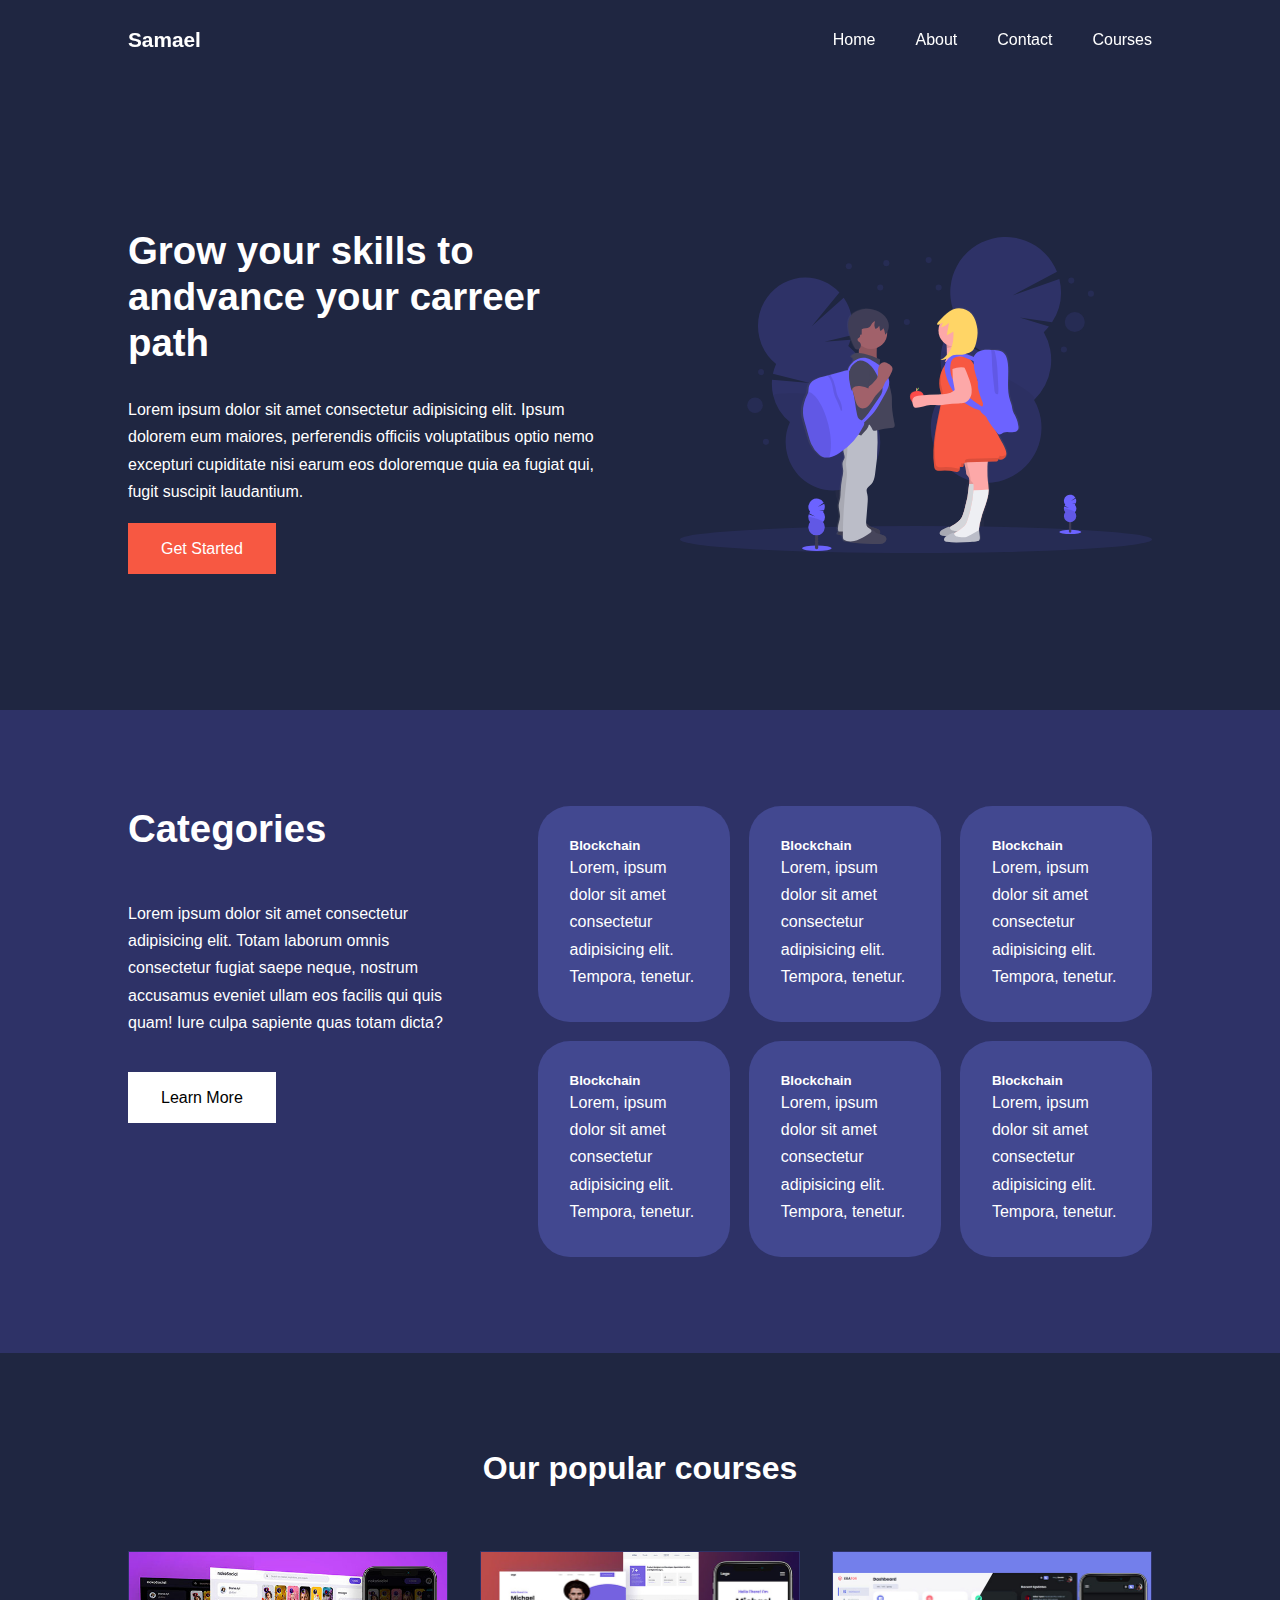
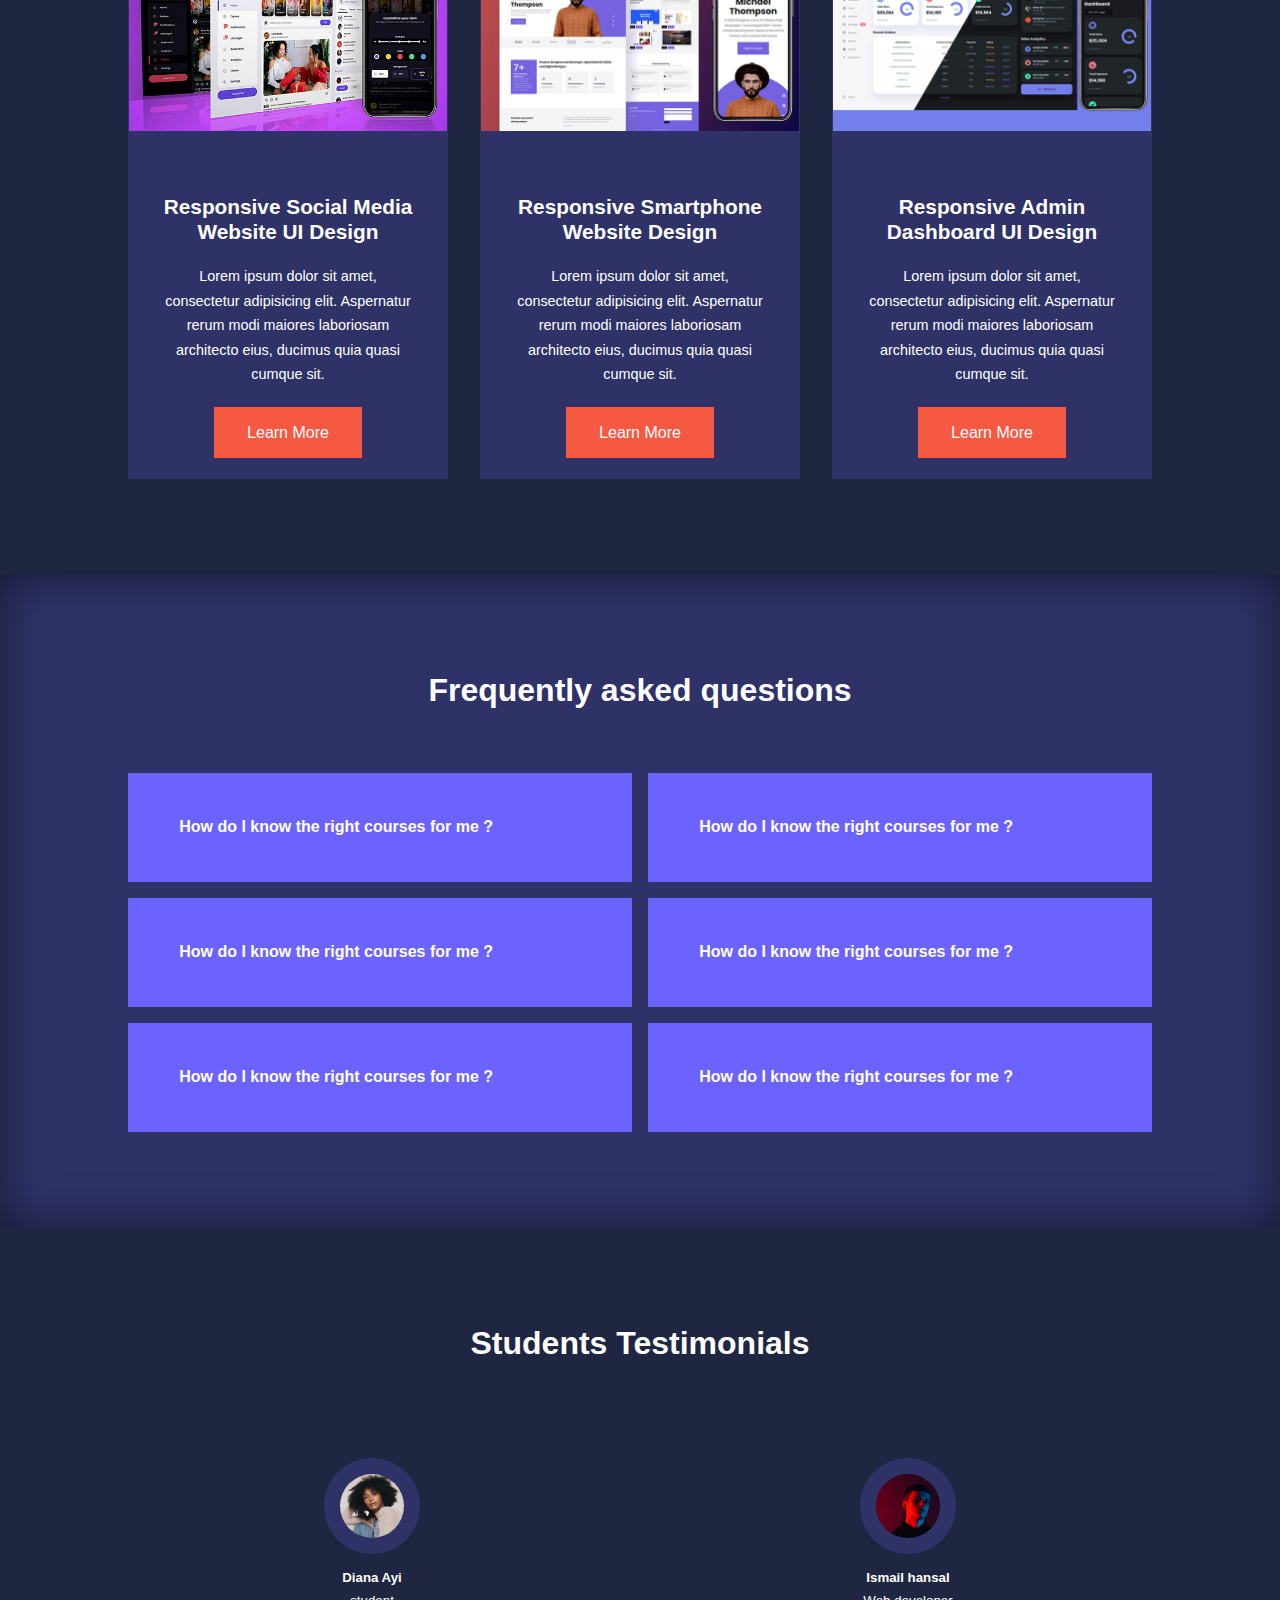
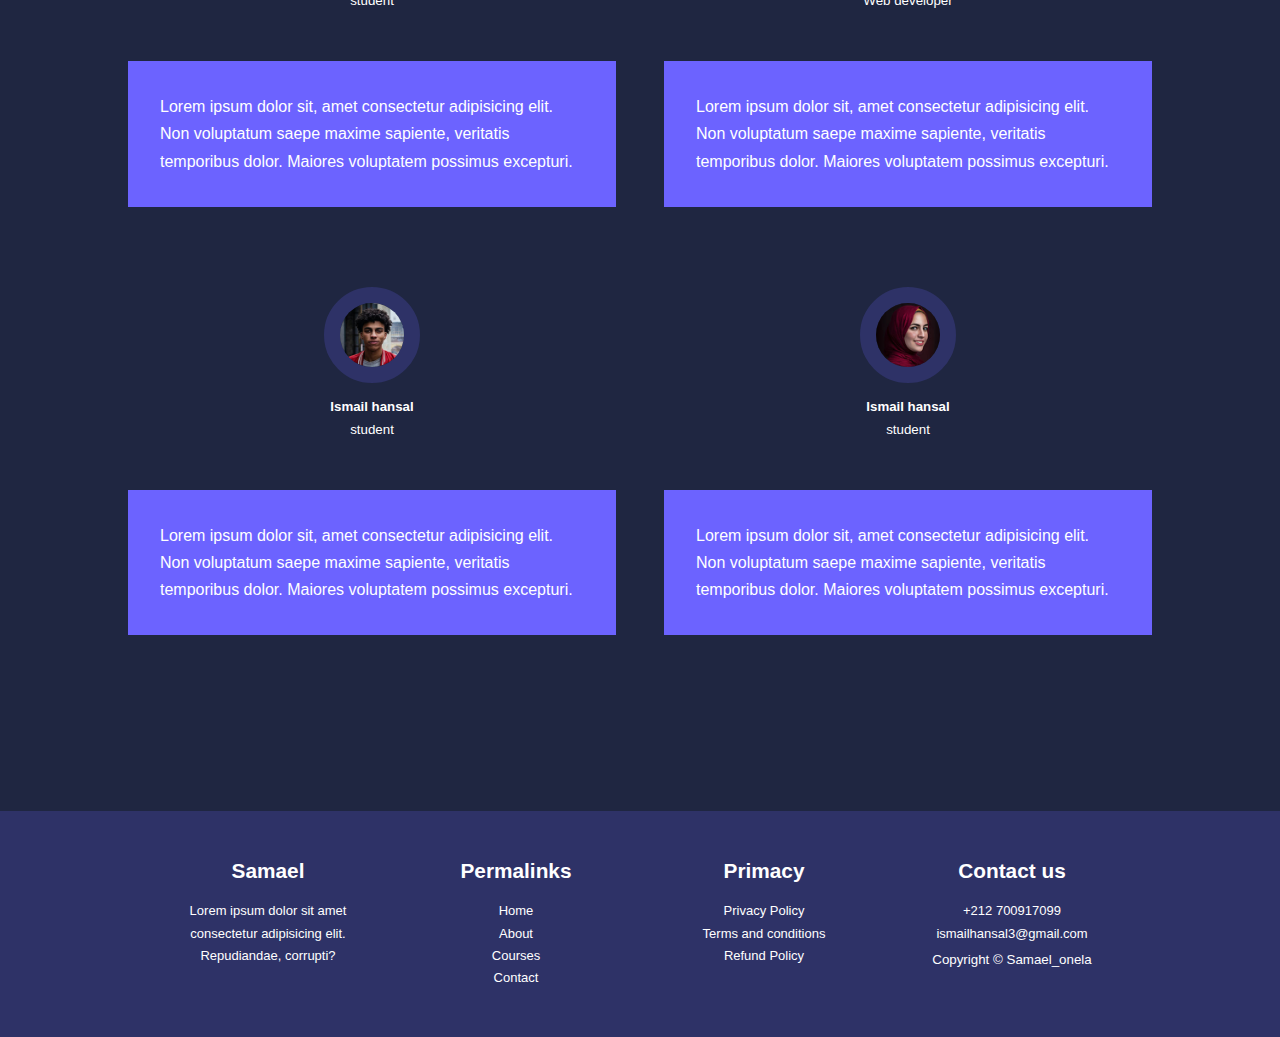
<file: index.html>
<!DOCTYPE html>
<html lang="en">
<head>
    <meta charset="UTF-8">
    <meta name="viewport" content="width=device-width, initial-scale=1.0">
    <title>Educational websit e</title>
    <link rel="stylesheet" href="css/style.css">
    <link rel="stylesheet" href="https://unicons.iconscout.com/release/v4.0.8/css/line.css">

    
</head>
<body>
  <nav>
    <div class="container nav__container">
        <a href="index.html"><h4>Samael</h4></a>
        <ul class="nav__menu">
            <li><a href="index.html">Home</a></li>
            <li><a href="about.html">About</a></li>
            <li><a href="contact.html">Contact</a></li>
            <li><a href="courses.html">Courses</a></li>
        </ul>
        <button id="open-menu-btn"><i class="uil uil-bars"></i></button>
        <button id="close-menu-btn"><i class="uil uil-multiply"></i></button>
    </div>
  </nav>

  <header>
    <div class="container header__container">
        <div class="header__left">
            <h1>Grow your skills to andvance your carreer path</h1>
            <p>Lorem ipsum dolor sit amet consectetur adipisicing elit. Ipsum dolorem eum maiores, perferendis officiis voluptatibus optio nemo excepturi cupiditate nisi earum eos doloremque quia ea fugiat qui, fugit suscipit laudantium.</p>
            <a href="courses.html" class="btn btn-primary">Get Started</a>

        </div>

        <div class="header__right">
            <img src="img/header.svg" alt="">
        </div>








    </div>
  </header>

  <section class="categories">
    <div class="container categories__container">
        <div class="categories__left">
            <h1>Categories</h1>
            <p>Lorem ipsum dolor sit amet consectetur adipisicing elit. Totam laborum omnis consectetur fugiat saepe neque, nostrum accusamus eveniet ullam eos facilis qui quis quam! Iure culpa sapiente quas totam dicta?</p>
            <a href="#" class="btn">Learn More</a>
        </div>

        <div class="categories__right">
            <article class="category">
                <span class="category-icon"></span>
                <h5>Blockchain</h5>
                <p>Lorem, ipsum dolor sit amet consectetur adipisicing elit. Tempora, tenetur.</p>

            </article>
            <article class="category">
                <span class="category-icon"></span>
                <h5>Blockchain</h5>
                <p>Lorem, ipsum dolor sit amet consectetur adipisicing elit. Tempora, tenetur.</p>

            </article>
            <article class="category">
                <span class="category-icon"></span>
                <h5>Blockchain</h5>
                <p>Lorem, ipsum dolor sit amet consectetur adipisicing elit. Tempora, tenetur.</p>

            </article>
            <article class="category">
                <span class="category-icon"></span>
                <h5>Blockchain</h5>
                <p>Lorem, ipsum dolor sit amet consectetur adipisicing elit. Tempora, tenetur.</p>

            </article>
            <article class="category">
                <span class="category-icon"></span>
                <h5>Blockchain</h5>
                <p>Lorem, ipsum dolor sit amet consectetur adipisicing elit. Tempora, tenetur.</p>

            </article>
            <article class="category">
                <span class="category-icon"></span>
                <h5>Blockchain</h5>
                <p>Lorem, ipsum dolor sit amet consectetur adipisicing elit. Tempora, tenetur.</p>

            </article>
             



        </div>
    </div>


  </section>

  <section class="courses">
    <h2>Our popular courses</h2>
    <div class="container courses__container">
        
        <article class="course">
            <div class="course__image">
                <img src="img/course1.jpg" alt="">
            </div>
            <div class="course__info">
                <h4>Responsive Social Media Website UI Design</h4>
            <p>Lorem ipsum dolor sit amet, consectetur adipisicing elit. Aspernatur rerum modi maiores laboriosam architecto eius, ducimus quia quasi cumque sit.</p>
            <a href="courses.html" class="btn btn-primary">Learn More</a>

            </div>


        </article>

        <article class="course">
            <div class="course__image">
                <img src="img/course2.jpg" alt="">
            </div>
            <div class="course__info">
            <h4>Responsive Smartphone Website Design</h4>
            <p>Lorem ipsum dolor sit amet, consectetur adipisicing elit. Aspernatur rerum modi maiores laboriosam architecto eius, ducimus quia quasi cumque sit.</p>
            <a href="courses.html" class="btn btn-primary">Learn More</a>
        </div>


        </article>

        <article class="course">
            <div class="course__image">
                <img src="img/course3.jpg" alt="">
            </div>
        <div class="course__info">
            <h4>Responsive Admin Dashboard UI Design </h4>
            <p>Lorem ipsum dolor sit amet, consectetur adipisicing elit. Aspernatur rerum modi maiores laboriosam architecto eius, ducimus quia quasi cumque sit.</p>
            <a href="courses.html" class="btn btn-primary">Learn More</a>
        </div>
        </article>
    </div>



</section>


        <section class="faqs">
            <h2>Frequently asked questions</h2>
            <div class="container faqs__container">
                <article class="faq">
                    <div class="faq__icon"></div>
                    <div class="question__answer">
                        <h4>How do I know the right courses for me ?</h4>
                        <p>Lorem ipsum dolor sit amet consectetur adipisicing elit. Repellendus, pariatur placeat. In, accusamus! Assumenda qui atque deleniti? Quis error ratione provident id minus, sapiente voluptate quo fugiat quos necessitatibus placeat?</p>
                    </div>                    
                </article>
                <article class="faq">
                    <div class="faq__icon"></div>
                    <div class="question__answer">
                        <h4>How do I know the right courses for me ?</h4>
                        <p>Lorem ipsum dolor sit amet consectetur adipisicing elit. Repellendus, pariatur placeat. In, accusamus! Assumenda qui atque deleniti? Quis error ratione provident id minus, sapiente voluptate quo fugiat quos necessitatibus placeat?</p>
                    </div>                    
                </article>
                <article class="faq">
                    <div class="faq__icon"></div>
                    <div class="question__answer">
                        <h4>How do I know the right courses for me ?</h4>
                        <p>Lorem ipsum dolor sit amet consectetur adipisicing elit. Repellendus, pariatur placeat. In, accusamus! Assumenda qui atque deleniti? Quis error ratione provident id minus, sapiente voluptate quo fugiat quos necessitatibus placeat?</p>
                    </div>                    
                </article>
                <article class="faq">
                    <div class="faq__icon"></div>
                    <div class="question__answer">
                        <h4>How do I know the right courses for me ?</h4>
                        <p>Lorem ipsum dolor sit amet consectetur adipisicing elit. Repellendus, pariatur placeat. In, accusamus! Assumenda qui atque deleniti? Quis error ratione provident id minus, sapiente voluptate quo fugiat quos necessitatibus placeat?</p>
                    </div>                    
                </article>
                <article class="faq">
                    <div class="faq__icon"></div>
                    <div class="question__answer">
                        <h4>How do I know the right courses for me ?</h4>
                        <p>Lorem ipsum dolor sit amet consectetur adipisicing elit. Repellendus, pariatur placeat. In, accusamus! Assumenda qui atque deleniti? Quis error ratione provident id minus, sapiente voluptate quo fugiat quos necessitatibus placeat?</p>
                    </div>                    
                </article>
                <article class="faq">
                    <div class="faq__icon"></div>
                    <div class="question__answer">
                        <h4>How do I know the right courses for me ?</h4>
                        <p>Lorem ipsum dolor sit amet consectetur adipisicing elit. Repellendus, pariatur placeat. In, accusamus! Assumenda qui atque deleniti? Quis error ratione provident id minus, sapiente voluptate quo fugiat quos necessitatibus placeat?</p>
                    </div>                    
                </article>
            </div>

        </section>


        <section>
            <h2>Students Testimonials</h2>
            <div class="container testimonials__container">
            
                <article class="testimonial">
                    <div class="avatar">
                        <img src="img/avatar1.jpg" alt="">
                    </div>
                    <div class="testimonial__info">
                        <h5>Diana Ayi</h5>
                        <small>student</small>
                    </div>
                    <div class="testimonial__body">
                        <p>Lorem ipsum dolor sit, amet consectetur adipisicing elit. Non voluptatum saepe maxime sapiente, veritatis temporibus dolor. Maiores voluptatem possimus excepturi.</p>

                    </div>
                </article>


                <article class="testimonial">
                    <div class="avatar">
                        <img src="img/avatar2.jpg" alt="">
                    </div>
                    <div class="testimonial__info">
                        <h5>Ismail hansal</h5>
                        <small>Web developer</small>
                    </div>
                    <div class="testimonial__body">
                        <p>Lorem ipsum dolor sit, amet consectetur adipisicing elit. Non voluptatum saepe maxime sapiente, veritatis temporibus dolor. Maiores voluptatem possimus excepturi.</p>

                    </div>
                </article>


                <article class="testimonial">
                    <div class="avatar">
                        <img src="img/avatar3.jpg" alt="">
                    </div>
                    <div class="testimonial__info">
                        <h5>Ismail hansal</h5>
                        <small>student</small>
                    </div>
                    <div class="testimonial__body">
                        <p>Lorem ipsum dolor sit, amet consectetur adipisicing elit. Non voluptatum saepe maxime sapiente, veritatis temporibus dolor. Maiores voluptatem possimus excepturi.</p>

                    </div>
                </article>


                <article class="testimonial">
                    <div class="avatar">
                        <img src="img/avatar4.jpg" alt="">
                    </div>
                    <div class="testimonial__info">
                        <h5>Ismail hansal</h5>
                        <small>student</small>
                    </div>
                    <div class="testimonial__body">
                        <p>Lorem ipsum dolor sit, amet consectetur adipisicing elit. Non voluptatum saepe maxime sapiente, veritatis temporibus dolor. Maiores voluptatem possimus excepturi.</p>

                    </div>
                </article>
            </div>
            </section>
            

       































        <footer class="footer">
            <div class="container footer__container">
                <div class="footer1">
                    <a href="index.html" class="footer__logo"><h4>Samael</h4></a>
                    <p>
                        Lorem ipsum dolor sit amet consectetur adipisicing elit. Repudiandae, corrupti?
                
                    </p>
                </div>

                <div class="footer2">
                    <h4>Permalinks</h4>
                    <ul class="permalinks">
                        <li><a href="index.html">Home</a></li>
                        <li><a href="about.html">About</a></li>
                        <li><a href="courses.html">Courses</a></li>
                        <li><a href="contact.html">Contact</a></li>
                    </ul>
                </div>

                <div class="footer3">
                    <h4>Primacy</h4>
                    <ul class="privacy">
                        <li><a href="#">Privacy Policy</a></li>
                        <li><a href="#">Terms and conditions</a></li>
                        <li><a href="#">Refund Policy</a></li>
                    </ul>
                </div>

                <div class="footer4 ">
                    <h4>Contact us</h4>
                    <div>
                        <p>+212 700917099</p>
                        <p>ismailhansal3@gmail.com</p>
                    </div>
                    <ul class="footer__socials">
                        <li><a href=""><i></i></a></li>
                        <li><a href=""><i></i></a></li>
                        <li><a href=""><i></i></a></li>
                        <li><a href=""><i></i></a></li>
                    </ul>

                    <div class="footer__coppyright">
                        <small>Copyright &copy; Samael_onela</small>
                    </div>

                    
                    
                </div>



            </div>
        </footer>


















<script src="js/script.js"></script>
</body>
</html>
</file>
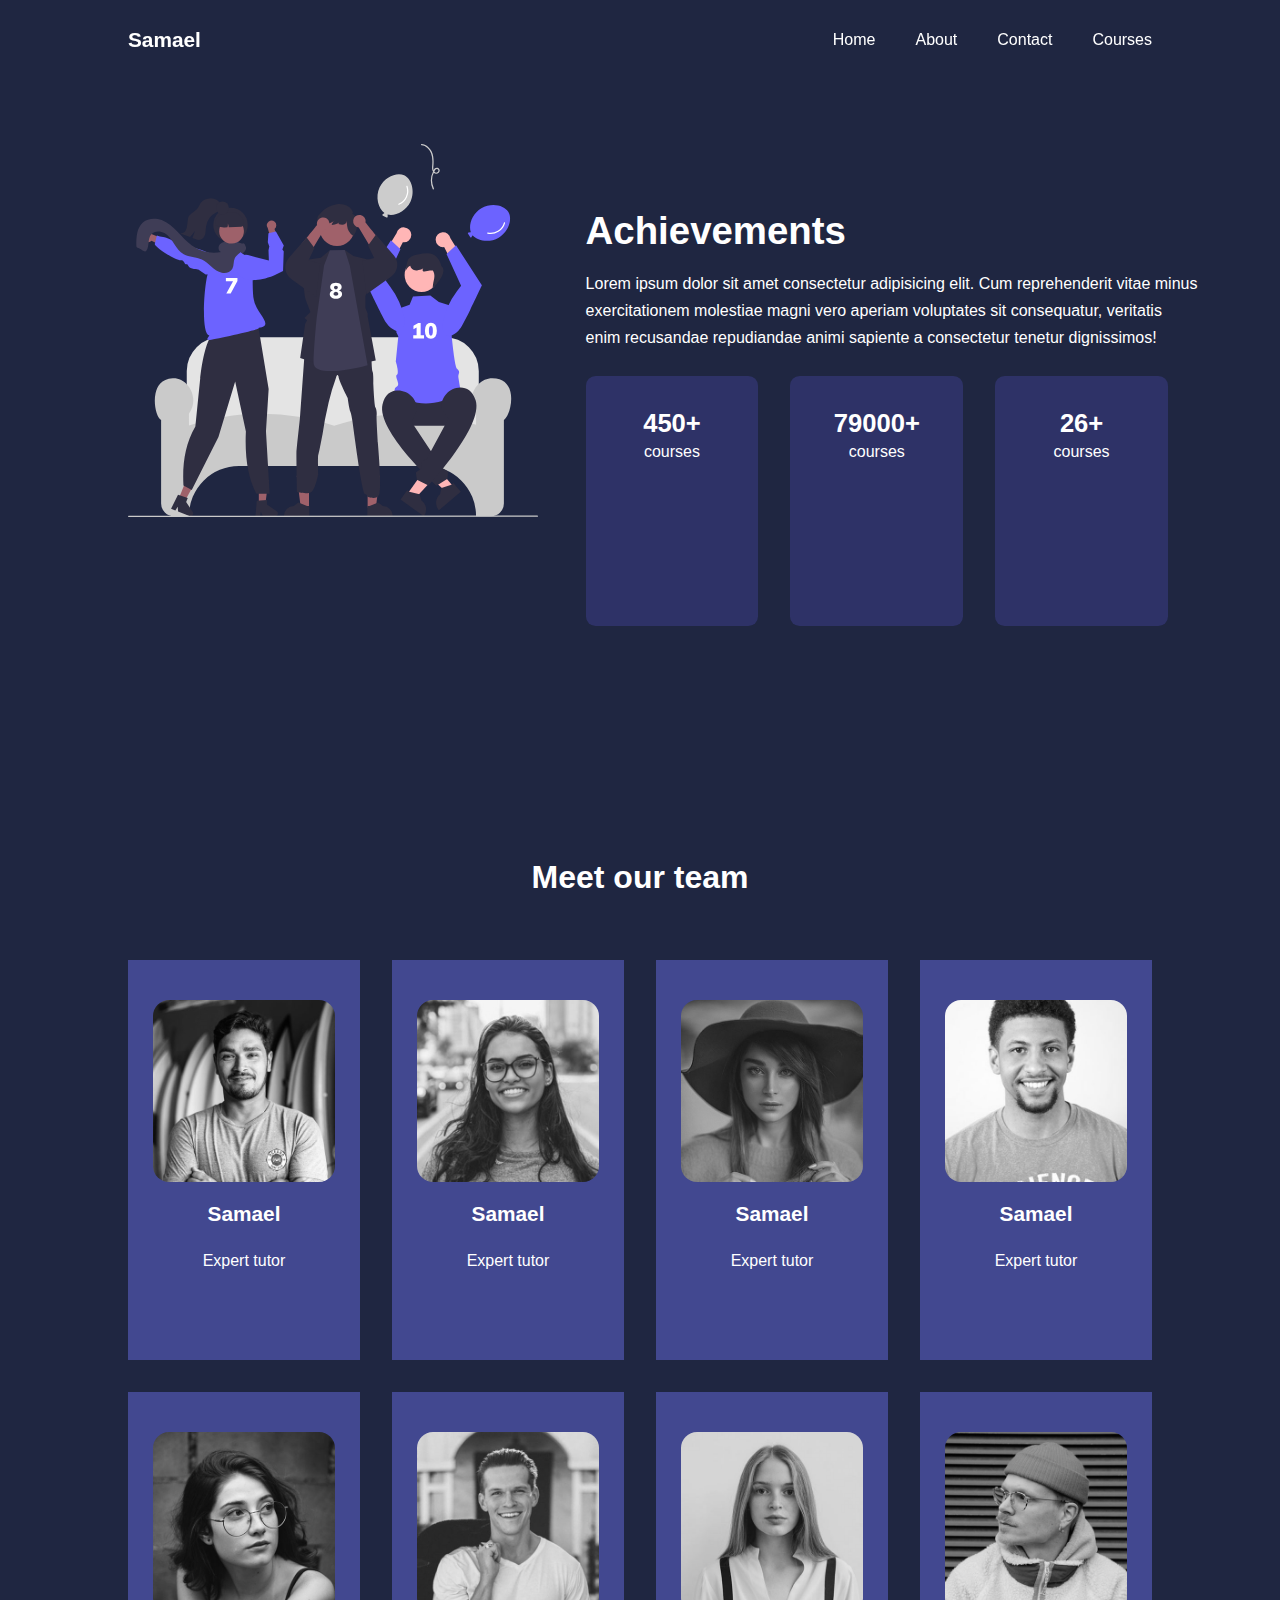
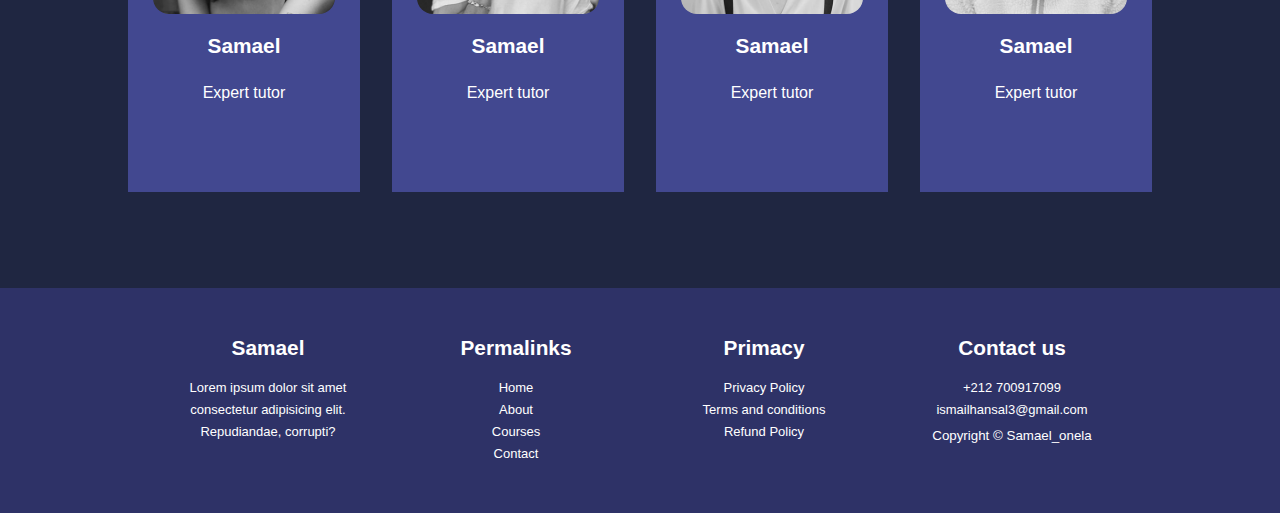
<file: about.html>
<!DOCTYPE html>
 <html lang="en">
 <head>
     <meta charset="UTF-8">
     <meta name="viewport" content="width=device-width, initial-scale=1.0">
     <title>Educational website</title>
     <link rel="stylesheet" href="css/style.css">
     <link rel="stylesheet" href="css/about.css">

     <link rel="stylesheet" href="https://unicons.iconscout.com/release/v4.0.8/css/line.css">
 
     
 </head>

 <body>
 <nav>
    <div class="container nav__container">
        <a href="index.html"><h4>Samael</h4></a>
        <ul class="nav__menu">
            <li><a href="index.html">Home</a></li>
            <li><a href="about.html">About</a></li>
            <li><a href="contact.html">Contact</a></li>
            <li><a href="courses.html">Courses</a></li>
        </ul>
        <button id="open-menu-btn"><i class="uil uil-bars"></i></button>
        <button id="close-menu-btn"><i class="uil uil-multiply"></i></button>
    </div>
  </nav>


  <section class="about__achievements">
    <div class="container about__achievements-container">
        <div class="about__achievements-left">
            <img src="img/about achievements.svg" alt="">




        </div>
        <div class="about__achievements-right">
            <h1>Achievements</h1>
            <p>Lorem ipsum dolor sit amet consectetur adipisicing elit. Cum reprehenderit vitae minus exercitationem molestiae magni vero aperiam voluptates sit consequatur, veritatis enim recusandae repudiandae animi sapiente a consectetur tenetur dignissimos!</p>
            <div class="achievements__cards">


                <article class="achievement__card">
                    <span><i></i></span>
                    <h3>450+</h3>
                    <p>courses</p>
                </article>

                <article class="achievement__card">
                    <span><i></i></span>
                    <h3>79000+</h3>
                    <p>courses</p>
                </article>

                <article class="achievement__card">
                    <span><i></i></span>
                    <h3>26+</h3>
                    <p>courses</p>
                </article>


            </div>
        </div>

    </div>
  </section>



  <section class="team">
    <h2>Meet our team</h2>
    <div class="container team__container">


        <article class="team__member">
            <div class="team__member-image">
                <img src="img/tm1.jpg" alt="">
            </div>
            <div class="team__member-info">
                <h4>Samael</h4>
                <p>Expert tutor</p>

            </div>
            <div class="team__member-socials">
                <a href=""><i></i></a>
                <a href=""><i></i></a>
                <a href=""><i></i></a>
            </div>

        </article>

        <article class="team__member">
            <div class="team__member-image">
                <img src="img/tm2.jpg" alt="">
            </div>
            <div class="team__member-info">
                <h4>Samael</h4>
                <p>Expert tutor</p>

            </div>
            <div class="team__member-socials">
                <a href=""><i></i></a>
                <a href=""><i></i></a>
                <a href=""><i></i></a>
            </div>


        </article>

        <article class="team__member">
            <div class="team__member-image">
                <img src="img/tm3.jpg" alt="">
            </div>
            <div class="team__member-info">
                <h4>Samael</h4>
                <p>Expert tutor</p>

            </div>
            <div class="team__member-socials">
                <a href=""><i></i></a>
                <a href=""><i></i></a>
                <a href=""><i></i></a>
            </div>


        </article>

        <article class="team__member">
            <div class="team__member-image">
                <img src="img/tm4.jpg" alt="">
            </div>
            <div class="team__member-info">
                <h4>Samael</h4>
                <p>Expert tutor</p>

            </div>
            <div class="team__member-socials">
                <a href=""><i></i></a>
                <a href=""><i></i></a>
                <a href=""><i></i></a>
            </div>


        </article>

        <article class="team__member">
            <div class="team__member-image">
                <img src="img/tm5.jpg" alt="">
            </div>
            <div class="team__member-info">
                <h4>Samael</h4>
                <p>Expert tutor</p>

            </div>
            <div class="team__member-socials">
                <a href=""><i></i></a>
                <a href=""><i></i></a>
                <a href=""><i></i></a>
            </div>


        </article>

        <article class="team__member">
            <div class="team__member-image">
                <img src="img/tm6.jpg" alt="">
            </div>
            <div class="team__member-info">
                <h4>Samael</h4>
                <p>Expert tutor</p>

            </div>
            <div class="team__member-socials">
                <a href=""><i></i></a>
                <a href=""><i></i></a>
                <a href=""><i></i></a>
            </div>


        </article>

        <article class="team__member">
            <div class="team__member-image">
                <img src="img/tm7.jpg" alt="">
            </div>
            <div class="team__member-info">
                <h4>Samael</h4>
                <p>Expert tutor</p>

            </div>
            <div class="team__member-socials">
                <a href=""><i></i></a>
                <a href=""><i></i></a>
                <a href=""><i></i></a>
            </div>


        </article>

        <article class="team__member">
            <div class="team__member-image">
                <img src="img/tm8.jpg" alt="">
            </div>
            <div class="team__member-info">
                <h4>Samael</h4>
                <p>Expert tutor</p>

            </div>
            <div class="team__member-socials">
                <a href=""><i></i></a>
                <a href=""><i></i></a>
                <a href=""><i></i></a>
            </div>


        </article>  
    </div>
  </section>





















  <footer class="footer">
    <div class="container footer__container">
        <div class="footer1">
            <a href="index.html" class="footer__logo"><h4>Samael</h4></a>
            <p>
                Lorem ipsum dolor sit amet consectetur adipisicing elit. Repudiandae, corrupti?
        
            </p>
        </div>

        <div class="footer2">
            <h4>Permalinks</h4>
            <ul class="permalinks">
                <li><a href="index.html">Home</a></li>
                <li><a href="about.html">About</a></li>
                <li><a href="courses.html">Courses</a></li>
                <li><a href="contact.html">Contact</a></li>
            </ul>
        </div>

        <div class="footer3">
            <h4>Primacy</h4>
            <ul class="privacy">
                <li><a href="#">Privacy Policy</a></li>
                <li><a href="#">Terms and conditions</a></li>
                <li><a href="#">Refund Policy</a></li>
            </ul>
        </div>

        <div class="footer4 ">
            <h4>Contact us</h4>
            <div>
                <p>+212 700917099</p>
                <p>ismailhansal3@gmail.com</p>
            </div>
            <ul class="footer__socials">
                <li><a href=""><i></i></a></li>
                <li><a href=""><i></i></a></li>
                <li><a href=""><i></i></a></li>
                <li><a href=""><i></i></a></li>
            </ul>

            <div class="footer__coppyright">
                <small>Copyright &copy; Samael_onela</small>
            </div>

            
            
        </div>



    </div>
</footer>






  <script src="js/script.js"></script>

  </body>
  </html>
</file>
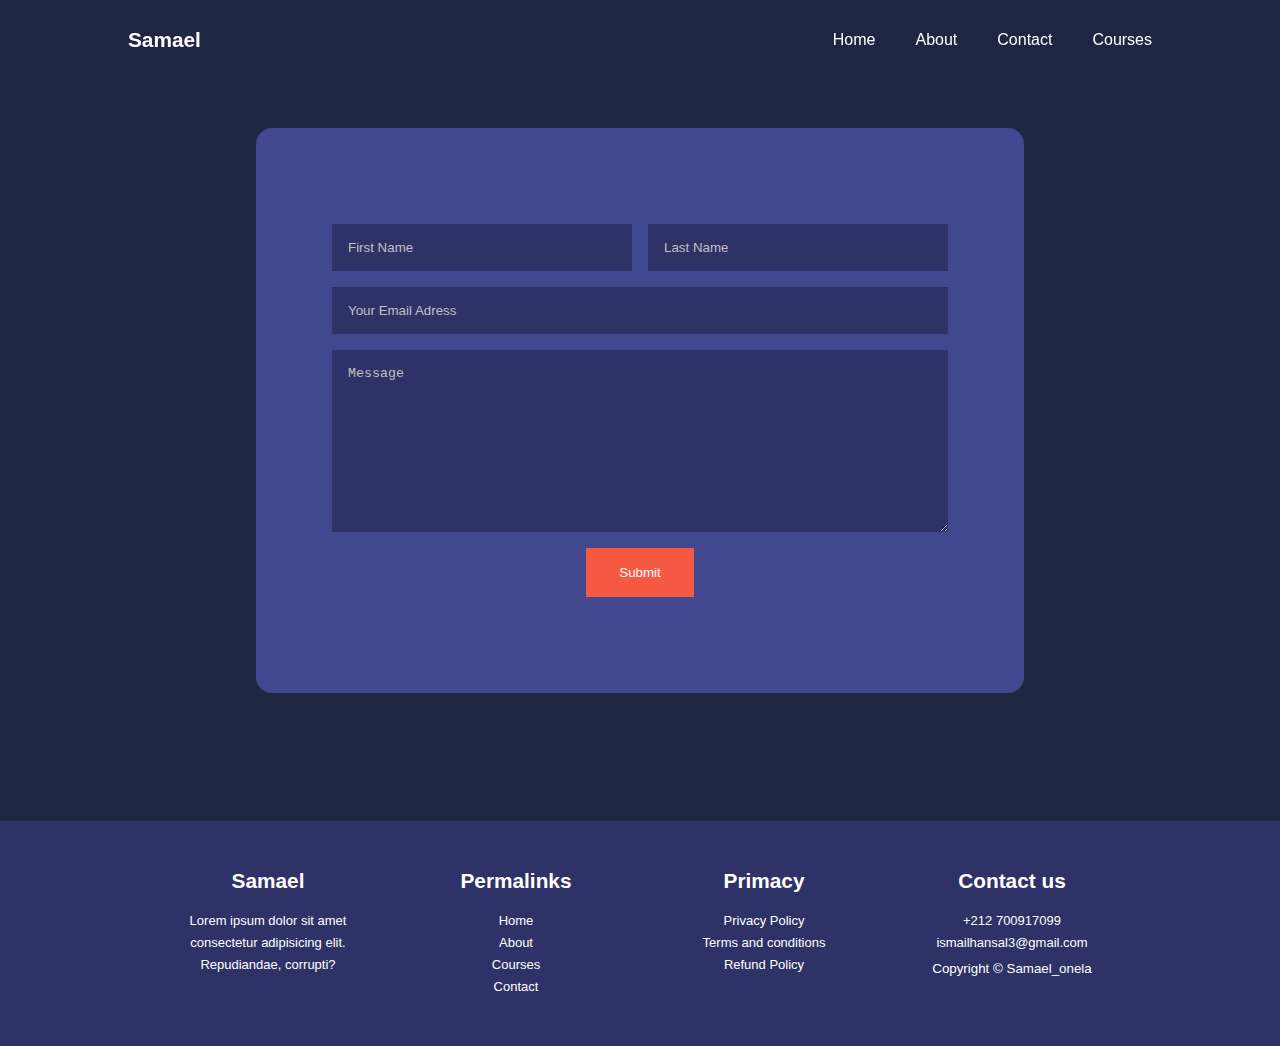
<file: contact.html>
<!DOCTYPE html>
 <html lang="en">
 <head>
     <meta charset="UTF-8">
     <meta name="viewport" content="width=device-width, initial-scale=1.0">
     <title>Educational website</title>
     <link rel="stylesheet" href="css/style.css">
     <link rel="stylesheet" href="css/contact.css">

     <link rel="stylesheet" href="https://unicons.iconscout.com/release/v4.0.8/css/line.css">
 
     
 </head>

 <body>
 <nav>
    <div class="container nav__container">
        <a href="index.html"><h4>Samael</h4></a>
        <ul class="nav__menu">
            <li><a href="index.html">Home</a></li>
            <li><a href="about.html">About</a></li>
            <li><a href="contact.html">Contact</a></li>
            <li><a href="courses.html">Courses</a></li>
        </ul>
        <button id="open-menu-btn"><i class="uil uil-bars"></i></button>
        <button id="close-menu-btn"><i class="uil uil-multiply"></i></button>
    </div>
  </nav>

<section class="form">
    
        <form action="" method="post">
            <div class="container form__container">
            <div class="inputs">
                <input type="text" placeholder="First Name" name="first name">
                <input type="text" placeholder="Last Name" name="last name"> 
            </div>
            <input class="email" type="email" placeholder="Your Email Adress" name="email adress">
            <textarea name="" id="" cols="30" rows="10" placeholder="Message"></textarea>  
         
            <button class="btn btn-primary">Submit</button> 
        </div>  
        </form>

</section>













































  <footer class="footer">
    <div class="container footer__container">
        <div class="footer1">
            <a href="index.html" class="footer__logo"><h4>Samael</h4></a>
            <p>
                Lorem ipsum dolor sit amet consectetur adipisicing elit. Repudiandae, corrupti?
        
            </p>
        </div>

        <div class="footer2">
            <h4>Permalinks</h4>
            <ul class="permalinks">
                <li><a href="index.html">Home</a></li>
                <li><a href="about.html">About</a></li>
                <li><a href="courses.html">Courses</a></li>
                <li><a href="contact.html">Contact</a></li>
            </ul>
        </div>

        <div class="footer3">
            <h4>Primacy</h4>
            <ul class="privacy">
                <li><a href="#">Privacy Policy</a></li>
                <li><a href="#">Terms and conditions</a></li>
                <li><a href="#">Refund Policy</a></li>
            </ul>
        </div>

        <div class="footer4 ">
            <h4>Contact us</h4>
            <div>
                <p>+212 700917099</p>
                <p>ismailhansal3@gmail.com</p>
            </div>
            <ul class="footer__socials">
                <li><a href=""><i></i></a></li>
                <li><a href=""><i></i></a></li>
                <li><a href=""><i></i></a></li>
                <li><a href=""><i></i></a></li>
            </ul>

            <div class="footer__coppyright">
                <small>Copyright &copy; Samael_onela</small>
            </div>

            
            
        </div>



    </div>
</footer>
























<script src="js/script.js"></script>
 </body>
 </html>
</file>
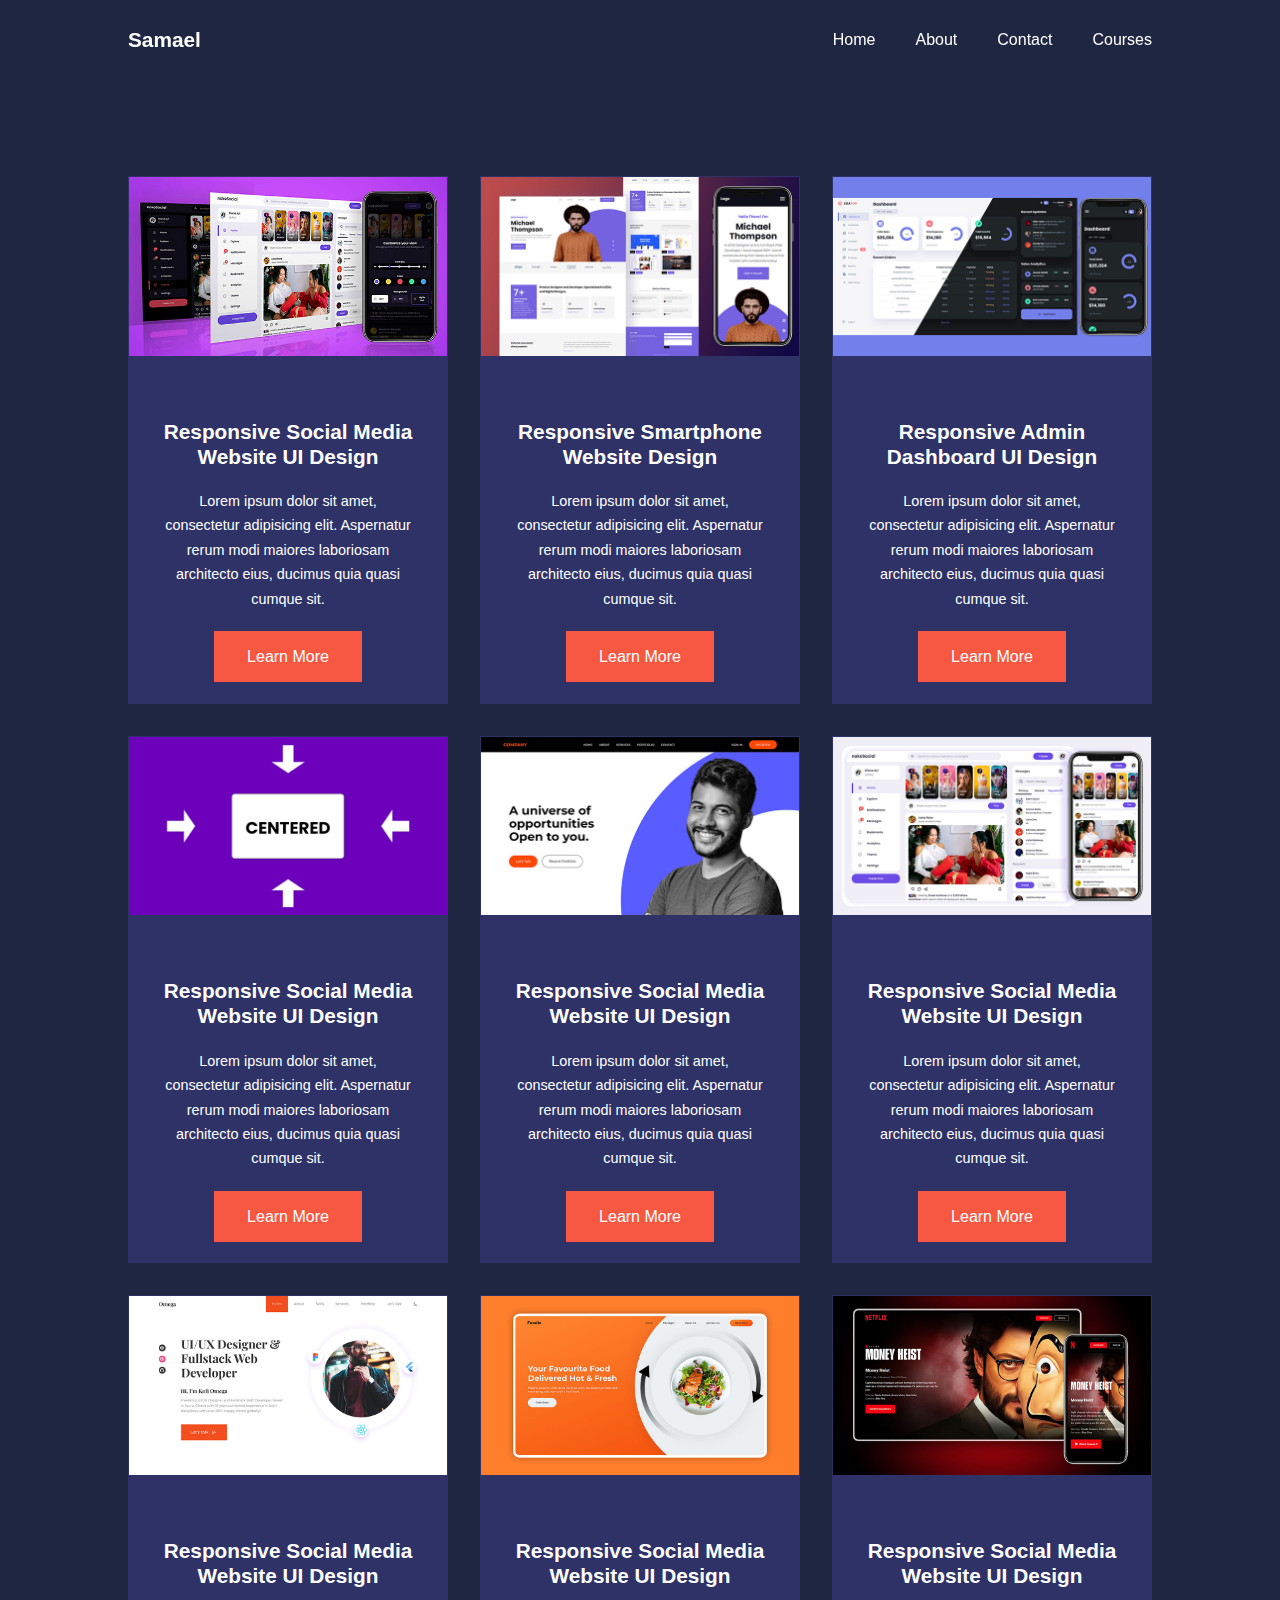
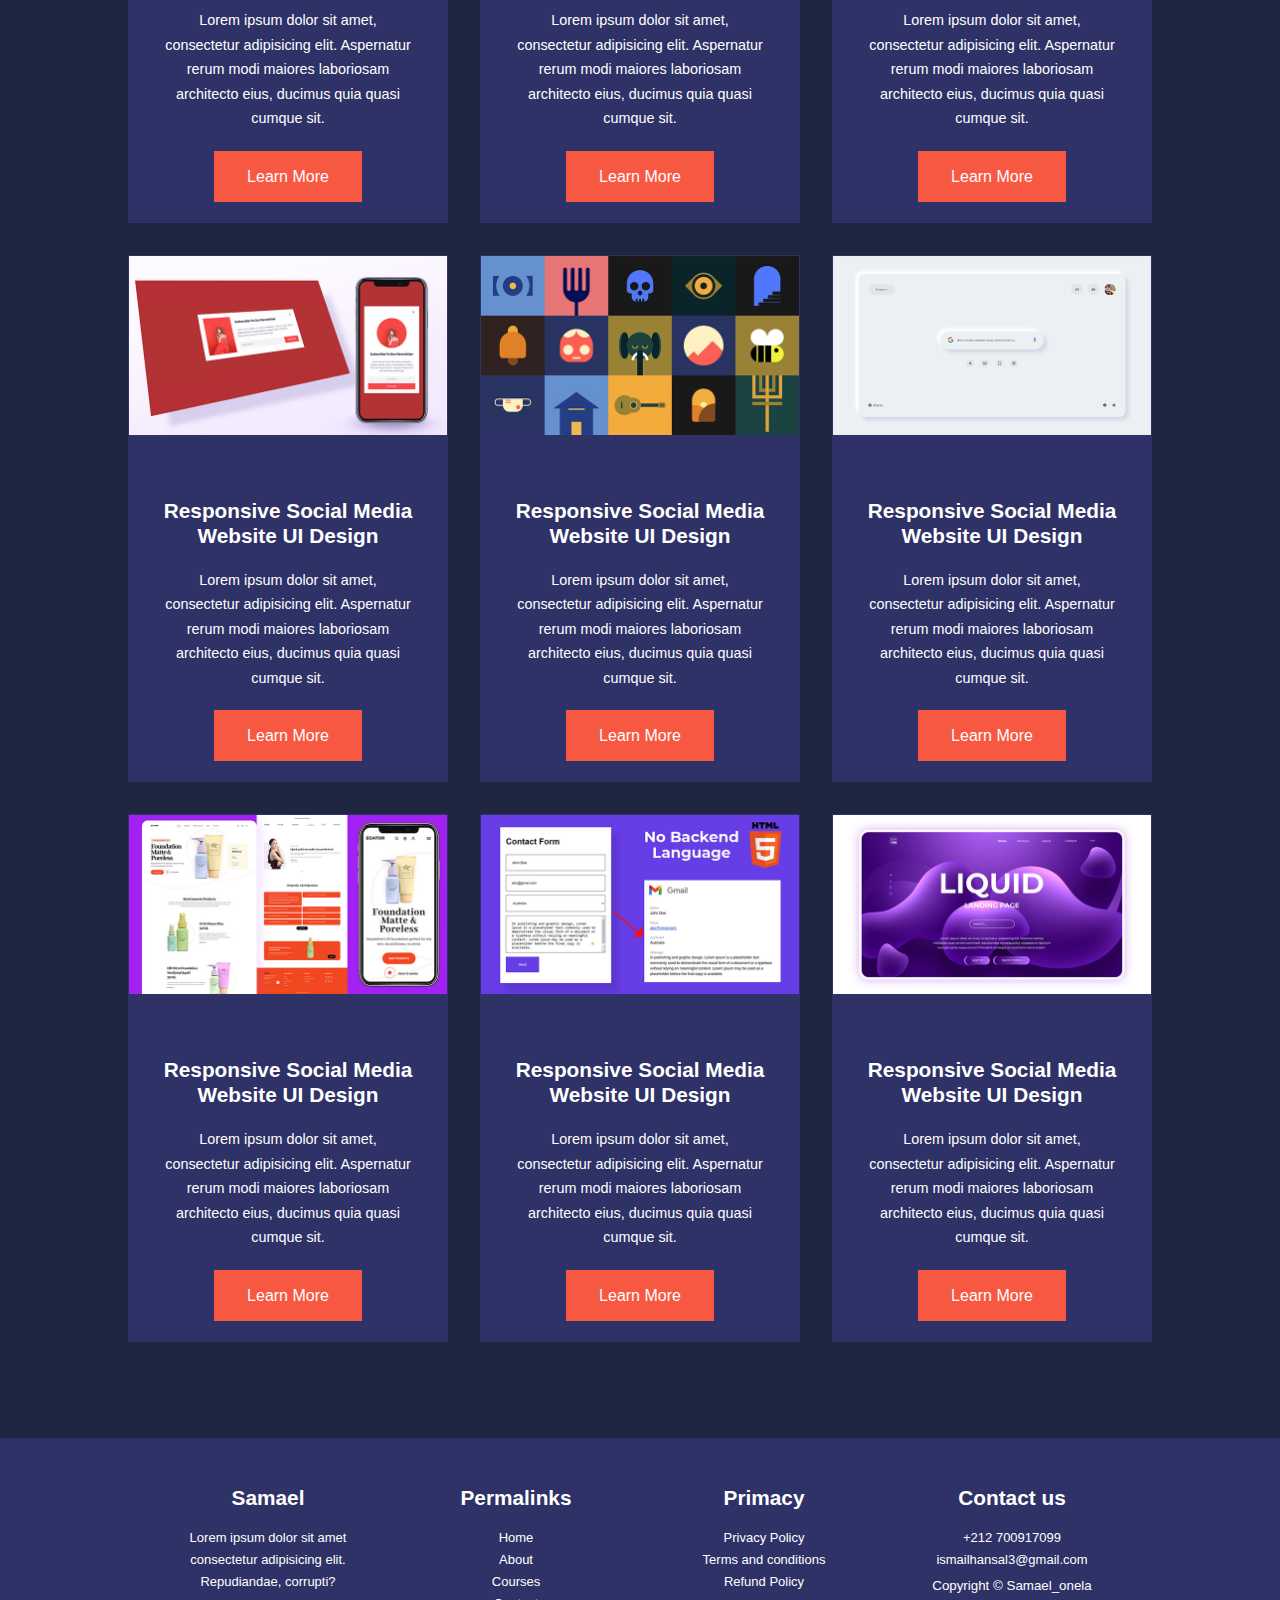
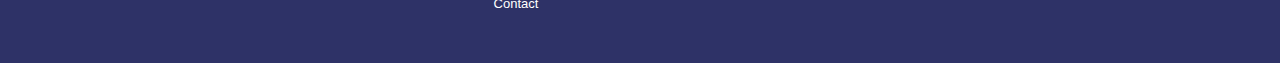
<file: courses.html>
<!DOCTYPE html>
 <html lang="en">
 <head>
     <meta charset="UTF-8">
     <meta name="viewport" content="width=device-width, initial-scale=1.0">
     <title>Educational website</title>
     <link rel="stylesheet" href="css/style.css">
     <link rel="stylesheet" href="css/courses.css">
     <link rel="stylesheet" href="https://unicons.iconscout.com/release/v4.0.8/css/line.css">
     
 
     
 </head>

 <body>
 <nav>
    <div class="container nav__container">
        <a href="index.html"><h4>Samael</h4></a>
        <ul class="nav__menu">
            <li><a href="index.html">Home</a></li>
            <li><a href="about.html">About</a></li>
            <li><a href="contact.html">Contact</a></li>
            <li><a href="courses.html">Courses</a></li>
        </ul>
        <button id="open-menu-btn"><i class="uil uil-bars"></i></button>
        <button id="close-menu-btn"><i class="uil uil-multiply"></i></button>
    </div>
  </nav>



  <section class="courses">
    
    <div class="container courses__container">
        
        <article class="course">
            <div class="course__image">
                <img src="img/course1.jpg" alt="">
            </div>
            <div class="course__info">
                <h4>Responsive Social Media Website UI Design</h4>
            <p>Lorem ipsum dolor sit amet, consectetur adipisicing elit. Aspernatur rerum modi maiores laboriosam architecto eius, ducimus quia quasi cumque sit.</p>
            <a href="courses.html" class="btn btn-primary">Learn More</a>

            </div>


        </article>

        <article class="course">
            <div class="course__image">
                <img src="img/course2.jpg" alt="">
            </div>
            <div class="course__info">
            <h4>Responsive Smartphone Website Design</h4>
            <p>Lorem ipsum dolor sit amet, consectetur adipisicing elit. Aspernatur rerum modi maiores laboriosam architecto eius, ducimus quia quasi cumque sit.</p>
            <a href="courses.html" class="btn btn-primary">Learn More</a>
        </div>


        </article>

        <article class="course">
            <div class="course__image">
                <img src="img/course3.jpg" alt="">
            </div>
        <div class="course__info">
            <h4>Responsive Admin Dashboard UI Design </h4>
            <p>Lorem ipsum dolor sit amet, consectetur adipisicing elit. Aspernatur rerum modi maiores laboriosam architecto eius, ducimus quia quasi cumque sit.</p>
            <a href="courses.html" class="btn btn-primary">Learn More</a>
        </div>
        </article>

        <article class="course">
            <div class="course__image">
                <img src="img/course4.jpg" alt="">
            </div>
            <div class="course__info">
                <h4>Responsive Social Media Website UI Design</h4>
            <p>Lorem ipsum dolor sit amet, consectetur adipisicing elit. Aspernatur rerum modi maiores laboriosam architecto eius, ducimus quia quasi cumque sit.</p>
            <a href="courses.html" class="btn btn-primary">Learn More</a>

            </div>


        </article>

        <article class="course">
            <div class="course__image">
                <img src="img/course5.jpg" alt="">
            </div>
            <div class="course__info">
                <h4>Responsive Social Media Website UI Design</h4>
            <p>Lorem ipsum dolor sit amet, consectetur adipisicing elit. Aspernatur rerum modi maiores laboriosam architecto eius, ducimus quia quasi cumque sit.</p>
            <a href="courses.html" class="btn btn-primary">Learn More</a>

            </div>


        </article>

        <article class="course">
            <div class="course__image">
                <img src="img/course6.jpg" alt="">
            </div>
            <div class="course__info">
                <h4>Responsive Social Media Website UI Design</h4>
            <p>Lorem ipsum dolor sit amet, consectetur adipisicing elit. Aspernatur rerum modi maiores laboriosam architecto eius, ducimus quia quasi cumque sit.</p>
            <a href="courses.html" class="btn btn-primary">Learn More</a>

            </div>


        </article>

        <article class="course">
            <div class="course__image">
                <img src="img/course7.jpg" alt="">
            </div>
            <div class="course__info">
                <h4>Responsive Social Media Website UI Design</h4>
            <p>Lorem ipsum dolor sit amet, consectetur adipisicing elit. Aspernatur rerum modi maiores laboriosam architecto eius, ducimus quia quasi cumque sit.</p>
            <a href="courses.html" class="btn btn-primary">Learn More</a>

            </div>


        </article>

        <article class="course">
            <div class="course__image">
                <img src="img/course8.jpg" alt="">
            </div>
            <div class="course__info">
                <h4>Responsive Social Media Website UI Design</h4>
            <p>Lorem ipsum dolor sit amet, consectetur adipisicing elit. Aspernatur rerum modi maiores laboriosam architecto eius, ducimus quia quasi cumque sit.</p>
            <a href="courses.html" class="btn btn-primary">Learn More</a>

            </div>


        </article>

        <article class="course">
            <div class="course__image">
                <img src="img/course9.jpg" alt="">
            </div>
            <div class="course__info">
                <h4>Responsive Social Media Website UI Design</h4>
            <p>Lorem ipsum dolor sit amet, consectetur adipisicing elit. Aspernatur rerum modi maiores laboriosam architecto eius, ducimus quia quasi cumque sit.</p>
            <a href="courses.html" class="btn btn-primary">Learn More</a>

            </div>


        </article>

        <article class="course">
            <div class="course__image">
                <img src="img/course10.jpg" alt="">
            </div>
            <div class="course__info">
                <h4>Responsive Social Media Website UI Design</h4>
            <p>Lorem ipsum dolor sit amet, consectetur adipisicing elit. Aspernatur rerum modi maiores laboriosam architecto eius, ducimus quia quasi cumque sit.</p>
            <a href="courses.html" class="btn btn-primary">Learn More</a>

            </div>


        </article>

        <article class="course">
            <div class="course__image">
                <img src="img/course11.jpg" alt="">
            </div>
            <div class="course__info">
                <h4>Responsive Social Media Website UI Design</h4>
            <p>Lorem ipsum dolor sit amet, consectetur adipisicing elit. Aspernatur rerum modi maiores laboriosam architecto eius, ducimus quia quasi cumque sit.</p>
            <a href="courses.html" class="btn btn-primary">Learn More</a>

            </div>


        </article>

        <article class="course">
            <div class="course__image">
                <img src="img/course12.jpg" alt="">
            </div>
            <div class="course__info">
                <h4>Responsive Social Media Website UI Design</h4>
            <p>Lorem ipsum dolor sit amet, consectetur adipisicing elit. Aspernatur rerum modi maiores laboriosam architecto eius, ducimus quia quasi cumque sit.</p>
            <a href="courses.html" class="btn btn-primary">Learn More</a>

            </div>


        </article>

        <article class="course">
            <div class="course__image">
                <img src="img/course13.jpg" alt="">
            </div>
            <div class="course__info">
                <h4>Responsive Social Media Website UI Design</h4>
            <p>Lorem ipsum dolor sit amet, consectetur adipisicing elit. Aspernatur rerum modi maiores laboriosam architecto eius, ducimus quia quasi cumque sit.</p>
            <a href="courses.html" class="btn btn-primary">Learn More</a>

            </div>


        </article>

        <article class="course">
            <div class="course__image">
                <img src="img/course14.jpg" alt="">
            </div>
            <div class="course__info">
                <h4>Responsive Social Media Website UI Design</h4>
            <p>Lorem ipsum dolor sit amet, consectetur adipisicing elit. Aspernatur rerum modi maiores laboriosam architecto eius, ducimus quia quasi cumque sit.</p>
            <a href="courses.html" class="btn btn-primary">Learn More</a>

            </div>


        </article>

        <article class="course">
            <div class="course__image">
                <img src="img/course15.jpg" alt="">
            </div>
            <div class="course__info">
                <h4>Responsive Social Media Website UI Design</h4>
            <p>Lorem ipsum dolor sit amet, consectetur adipisicing elit. Aspernatur rerum modi maiores laboriosam architecto eius, ducimus quia quasi cumque sit.</p>
            <a href="courses.html" class="btn btn-primary">Learn More</a>

            </div>


        </article>
    </div>



</section>















  


































  <footer class="footer">
    <div class="container footer__container">
        <div class="footer1">
            <a href="index.html" class="footer__logo"><h4>Samael</h4></a>
            <p>
                Lorem ipsum dolor sit amet consectetur adipisicing elit. Repudiandae, corrupti?
        
            </p>
        </div>

        <div class="footer2">
            <h4>Permalinks</h4>
            <ul class="permalinks">
                <li><a href="index.html">Home</a></li>
                <li><a href="about.html">About</a></li>
                <li><a href="courses.html">Courses</a></li>
                <li><a href="contact.html">Contact</a></li>
            </ul>
        </div>

        <div class="footer3">
            <h4>Primacy</h4>
            <ul class="privacy">
                <li><a href="#">Privacy Policy</a></li>
                <li><a href="#">Terms and conditions</a></li>
                <li><a href="#">Refund Policy</a></li>
            </ul>
        </div>

        <div class="footer4 ">
            <h4>Contact us</h4>
            <div>
                <p>+212 700917099</p>
                <p>ismailhansal3@gmail.com</p>
            </div>
            <ul class="footer__socials">
                <li><a href=""><i></i></a></li>
                <li><a href=""><i></i></a></li>
                <li><a href=""><i></i></a></li>
                <li><a href=""><i></i></a></li>
            </ul>

            <div class="footer__coppyright">
                <small>Copyright &copy; Samael_onela</small>
            </div>

            
            
        </div>



    </div>
</footer>










<script src="js/script.js"></script>
 </body>
 </html>
</file>
<file: css/style.css>
/*basic adjustements*/

*{
   margin: 0;
   outline: 0;
   padding: 0;
   border: 0;
   text-decoration: none;
   list-style: none;
   box-sizing: border-box;
}


:root{
    --color-primary : #6c63ff;
    --color-success : #00bf8e;
    --color-warning : #f7c94b;
    --color-danger : #f75842;
    --color-danger-variant : rgba(247,88,66,0.4);
    --color-white : #fff;
    --color-light : rgba(255 , 255, 255, 0.7);
    --color-black : #000;
    --color-bg : #1f2641;
    --color-bg1 : #2e3267;
    --color-bg2 : #424890;

    --container-width-lg : 80%;
    --container-width-md : 90%;
    --container-width-sm : 94%;

    --trainsition : all 400ms ease;  
}


body{
    font-family: 'Franklin Gothic Medium', 'Arial Narrow', Arial, sans-serif;
    color: var(--color-white);
    line-height: 1.7;
    background-color: var(--color-bg);
}

.container{
    width: var(--container-width-lg);
    display: block;
    margin: 0 auto;
    
}
section{
    padding: 6rem  0;
}
section h2{
    text-align: center;
    margin-bottom: 4rem;
}

h1,h2,h3,h4,h5{
    line-height: 1.2;
}

h1{
    font-size: 2.4rem;
}
h2{
    font-size :2rem
}
h3{
    font-size: 1.6rem;
}
h4{
    font-size: 1.3rem;
}
a{
    color: var(--color-white);
}
img{
    width: 100%;
    display: block;
    object-fit: cover;

}
.btn{
    
    background-color: var(--color-white);
    color: var(--color-black);
    padding: 1rem 2rem;
    border :1px solid transparent;
    font-weight: 500;
    transition: var(--trainsition);

}

.btn :hover{
    background: transparent;
    color: var(--color-white);
    border-color:var(--color-white);
}

.btn-primary{
    background: var(--color-danger);
    color: var(--color-white);
}
/*end basic adjustments*/

nav{
    background-color:transparent;
    width: 100vw;/*or 100%*/
    height: 5rem;
    position: fixed;
    top: 0;
    z-index: 11;

}

.nav__container{
    height: 100%;
    display: flex;
    justify-content: space-between;
    align-items: center;

}
nav button{
    display :none;
}




.nav__menu{
    display: flex;
    align-items: center;
    gap: 40px;
}
.nav__menu a{
    transition: all 400ms ease;
}

.nav__menu a:hover{
    color: var(--color-bg2);
}

header{
    position: relative;
    top: 5rem;
    overflow: hidden;
    height : 70vh;
    margin-bottom: 5rem;
}
.header__container{
    display: grid;
    grid-template-columns: 1fr 1fr;
    align-items: center;
    height: 100%;
    gap: 5rem;

    
}
.header__left p {
    margin:30px 0;
}

.categories{
    background: var(--color-bg1);
}
.categories h1{
    margin-bottom: 3rem;
}
.categories__container{
    display: grid;
    grid-template-columns: 40% 60%;
}
.categories__left p{
    margin: 1rem 0 3rem;

}
.categories__right{
    display: grid;
    grid-template-columns:repeat(3,1fr);
    gap: 1.2rem;
}
.category{
    background: var(--color-bg2);
    padding: 2rem;
    border-radius: 2rem;
    transition: var(--trainsition);
}
.category:hover{
   box-shadow: 0 3rem 3rem rgba(0,0,0,3); 
}
.categories__left{
    margin-right: 4rem;
}

.window-scroll{
    background-color: var(--color-primary);
}





.courses__container{
    display: grid;
    grid-template-columns: repeat(3,1fr);
    gap: 2rem;
}







.course{
    text-align: center;
    background: var(--color-bg1);
    border: 1px solid transparent;
    transition: var(--trainsition);
    
}

.course:hover{
    background: transparent;
    border-color: var(--color-primary);
}




.course__info{
    padding: 2rem;
}

.course__image{

margin-bottom: 2rem;

}
.courses p{
margin: 1.2rem 0 2rem;
font-size: 0.9rem;
}
 
.faqs{
      background: var(--color-bg1);
      box-shadow: inset 0 0 3rem rgba(0,0,0,0.5);

}

.faqs__container{
    display: grid;
    grid-template-columns: repeat(2,1fr);
    gap: 1rem;

}

.faq{
    padding: 2rem;
    display: flex;
    align-items: center;
    gap: 1.2rem;
    background: var(--color-primary);
    cursor: pointer;
    height: fit-content;
}

.faq h4{
    font-size: 1rem;
    line-height: 2.8;
}
.faq p{
    font-weight: 100;
    font-size: 0.8rem;
    font-family: sans-serif;
    margin-top: 0.8rem;
    display: none;
}

.faq.open p{
    display: block;
}


.testimonials__container{ 
    overflow-x: hidden;
    position: relative;
    margin-bottom: 5rem ;
    display: grid;
    grid-template-columns: repeat(2,1fr);
    gap: 3rem;
    


}

.testimonial{
    padding-top:2rem
}
.avatar{
    width: 6rem;
    height: 6rem;
    border-radius: 50%;
    overflow: hidden ;/*essential to  make the shape round*/
    margin:0 auto 1rem;
    border: 1rem solid var(--color-bg1);
    
    
}

.testimonial__info{
text-align: center;
}

.testimonial__body{
    background: var(--color-primary);
    padding: 2rem;margin-top: 3rem;
}

.footer__container{
display: grid;
grid-template-columns: repeat(4,1fr);
gap: 4rem;
padding: 3rem;
}


.footer1 h4{
    margin-bottom: 1rem;
}

.footer2 h4{
    margin-bottom: 1rem;
}

.footer3 h4{
    margin-bottom: 1rem;
}

.footer4 h4{
    margin-bottom: 1rem;
}







.footer1 p{
    font-family: sans-serif;
    font-size: small;
}
.permalinks{
    font-family: sans-serif;
    font-size: small;
}

.privacy{
    font-family: sans-serif;
    font-size: small;
}

.footer4 p{
    font-family: sans-serif;
    font-size: small;
}

.footer{
    background-color: #2e3267;
    text-align: center;
    
}


/*Media queries tablet*/

@media screen and (max-width : 1024px) {



    .container{
        width: var(--container-width-md);
    }

    h1{
        font-size: 2.2rem;
    }
    h2{
        font-size :1.7rem
    }
    h3{
        font-size: 1.3rem;
    }
    h4{
        font-size: 1.1rem;
    }

    nav button{
        display: inline-block;
        background: transparent;
        cursor: pointer;
        font-size: 1.8rem;
        color: var(--color-white);
         
    }
    nav button#close-menu-btn{
        display: none;
    }

    .nav__menu{
        position: fixed;/*didnt understand*/
        top: 5rem;
        right: 5%;
        height: fit-content;
        width: 18rem;
        flex-direction: column;
        gap: 0;
        display: none;
    }

    .nav__menu li{
        width: 100%;
        height: 5.8rem;
        animation: animateNavItems 400ms linear forwards;
        transform-origin: top right;
        opacity:0;
    }

    .nav__menu li:nth-child(2){
        animation-delay: 200ms;
    }

    .nav__menu li:nth-child(3){
        animation-delay: 400ms;
    }
    .nav__menu li:nth-child(4){
        animation-delay: 600ms;
    }
    





    @keyframes animateNavItems{
        0%{
            transform : rotateZ(-90deg) rotateX(90deg) scale(0.1);



        }

        100%{
            transform: rotateZ(0) rotateX(0) scale(1);
            opacity: 1;

        }
    }





    .nav__menu li a{
        background-color: var(--color-primary);
        box-shadow: -4rem 6rem 10rem rgba(0 , 0, 0, 0.6);
        width: 100%;
        height: 100%;
        display: grid;
        place-items: center;
    }

    .nav__menu li a:hover{
        background: var(--color-bg2);
        color: var(--color-white);

    }

    header{
        height: 52vh;
        margin-bottom: 4rem;
    }

    .header__container {
        gap: 0;
        padding-bottom: 3rem;
    }

    .categories {
        height: auto;
    }


    .categories__container {
        grid-template-columns: 1fr;
        gap: 3rem;
    }
    .categories__left {
        margin-right :0;
    }

    .courses{
        margin-top: 0;
    }

    .courses__container {
        grid-template-columns: 1fr 1fr;
    }

    .faq {
        padding: 1.5rem;
    }

    .footer__container{
        grid-template-columns: 1fr 1fr;
    }


}


/*Media queries phone */


@media screen and (max-width :600px) {
    .container{
        width: var(--container-width-sm);
    }

    .nav__menu{
        right: 3%;
    }

    header{
        height:100vh
    }

    .header__container{
        grid-template-columns:1fr ;
        text-align: center;
        margin-top: 0;

    }

    .header__left p{
        margin-bottom: 1.3rem;
    }

    .categories__right{
        grid-template-columns: 1fr 1fr;
        gap: 0.7;
    }

    .category{
        padding: 1rem;
        border-radius: 1rem;
    }

    .courses__container{
        grid-template-columns: 1fr;
    }

    .testimonial__body{
        padding: 1.2rem;
    }

    .footer__container{
        grid-template-columns: 1fr;
        text-align: center;
        gap: 2rem;
    }

    .footer1 p {
        margin: 1rem auto;
    }

    .footer__socials{
        justify-content: center;

    }

    .header__left p{
        margin-bottom: 3rem;
    }

    



    




























    
}
</file>
<file: css/about.css>
:root{
    --color-primary : #6c63ff;
    --color-success : #00bf8e;
    --color-warning : #f7c94b;
    --color-danger : #f75842;
    --color-danger-variant : rgba(247,88,66,0.4);
    --color-white : #fff;
    --color-light : rgba(255 , 255, 255, 0.7);
    --color-black : #000;
    --color-bg : #1f2641;
    --color-bg1 : #2e3267;
    --color-bg2 : #424890;

    --container-width-lg : 80%;
    --container-width-md : 90%;
    --container-width-sm : 94%;

    --trainsition : all 400ms ease;  
}






.about__achievements-container{
    
    display: grid;
    grid-template-columns: 40% 60%;
    gap: 3rem;
    text-align:start;
    
 }

 .achievements__cards{
    display: grid;
    grid-template-columns: repeat(3,1fr);


 }
 .achievement__card{
    background-color: var(--color-bg1);
    margin-right: 2rem;
    border-radius: 0.6rem;
    padding: 2rem;
    text-align: center;
    height: 250px;
    transition: var(--trainsition);
 }

 .about__achievements h1{
    margin-bottom: 1rem;
    
 }
 .about__achievements p{
    margin-bottom: 1.5rem;
    font-size: medium;
    font-family: sans-serif;
    font-weight: 100;
 }
 .about__achievements{
    margin-top: 3rem;
 }
 .about__achievements-right {
    margin: 4rem 0 2.5rem;
 }

 .achievement__card:hover{
    background-color: var(--color-bg2);
    box-shadow: 0 3rem 3rem rgba(0, 0, 0,0.3);
 }


 .team__container{
    display: grid;
    grid-template-columns: repeat(4,1fr);
    gap: 2rem;
 }
 .team__member-image{
    border-radius: 1rem;
    overflow: hidden;
    filter: saturate(0);
    
 }

 .team__member-image:hover{
    filter: saturate(1);
 }

 .team__member{
    background-color: #424890;
    padding:40px 25px 80px 25px;
    text-align: center;
    height: 400px;
    transition: var(--trainsition);
    position: relative;
 }
 .team__member h4{
    margin-top: 20px;

 }
 .team__member p{
    margin-top: 20px;
    font-weight: 100;
    font-family: sans-serif;
 }

 .team__member:hover{
    background: transparent;
    border: 1px solid var(--color-primary);
 }


@media screen and (max-width :1024px){
    .about__achievements{
        margin-top: 2rem;
    }

    .about__achievements-container{
        grid-template-columns: 1fr;
        gap: 4rem;

    }

    .about__achievements-left{
        width:80%;
        margin: 0 auto;
    }

    .team__container{
        grid-template-columns: repeat(3,1fr);
        gap: 1.5rem;
    }

    .team__member{
        padding: 1rem;
    }









}



































 @media screen and (max-width : 600px){

    .achievement__cards{
        grid-template-columns: 1fr 1fr;
        gap: 0.7rem;
    }
    .team__container{
        grid-template-columns: 1fr 1fr;
        gap: 0.7rem;
    }

    .team__member {
        padding: 0;
    }
    .team__member p {
        margin-bottom: 1.5rem;
    }





 }
</file>
<file: css/contact.css>
:root{
    --color-primary : #6c63ff;
    --color-success : #00bf8e;
    --color-warning : #f7c94b;
    --color-danger : #f75842;
    --color-danger-variant : rgba(247,88,66,0.4);
    --color-white : #fff;
    --color-light : rgba(255 , 255, 255, 0.7);
    --color-black : #000;
    --color-bg : #1f2641;
    --color-bg1 : #2e3267;
    --color-bg2 : #424890;

    --container-width-lg : 80%;
    --container-width-md : 90%;
    --container-width-sm : 94%;

    --trainsition : all 400ms ease;  
}


.form{
    display: block;
    width:60%;
    margin: 8rem  auto;
    background-color: #424890;
    border-radius: 1rem;
    color: var(--color-white);
    
    

}

.inputs{
    display: flex;
    gap: 1rem;
}

input{
    padding: 1rem;
    background-color: var(--color-bg1);
    width: 300px;
    margin-bottom: 1rem;
    color: white
    ;
}
input::placeholder{
    color: silver;
}

.form__container{
    display: flex;
    flex-direction: column;
    align-items: center;
}

.form textarea{
    width: 616px;
    margin-bottom: 1rem;
    background-color: #2e3267;
    padding: 1rem;
}
.email{
    width: 616px;
    
}

textarea::placeholder {
    color: silver;
  }
  
textarea{
    color: white;
}


.btn{
    cursor: pointer;

}








.formulaire{
margin-top: 8rem;
    width: 70% ;
    
    background-color:var(--color-bg1);
    margin: 0 auto;
    border-radius: 1.5rem;



}



@media screen and (max-width : 1024px) {
    


    .form{
        background: transparent;
        margin-top: 3rem;
    }
    
    
        .form__container{
            display: flex;
            flex-direction: column;
            
        
          
        }
        .inputs{
            display: flex;
            flex-direction: column;
            width: 300px;
            margin-bottom: 1rem;
        }
    
    
    
        .email{
            width: 300px;
            margin-bottom: 2rem;
            
        }
    
        .form textarea{
            width: 300px;
        }
    }

@media screen and (max-width : 600px) {
    


.form{
    background: transparent;
    margin-top: 3rem;
}


    .form__container{
        display: flex;
        flex-direction: column;
        
    
      
    }
    .inputs{
        display: flex;
        flex-direction: column;
        width: 300px;
        margin-bottom: 1rem;
    }



    .email{
        width: 300px;
        margin-bottom: 2rem;
        
    }

    .form textarea{
        width: 300px;
    }
}
</file>
<file: css/courses.css>
.courses{
    margin-top: 5rem;
    gap: 1rem;
}
</file>
